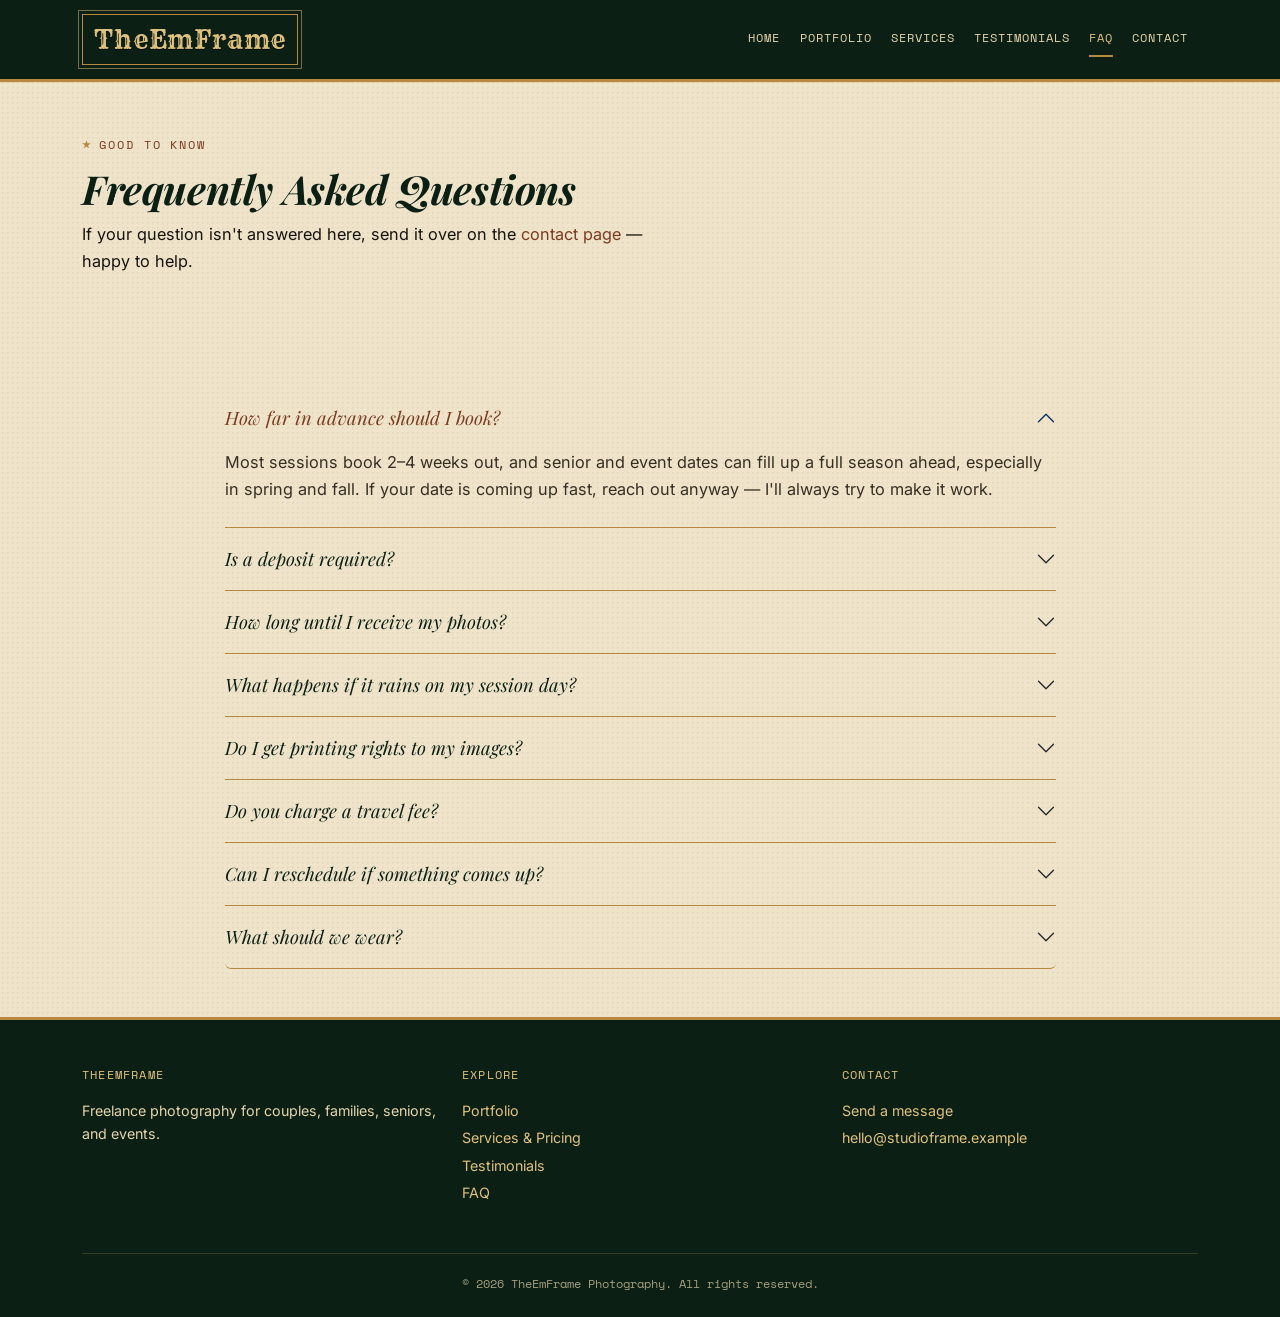
<file: faq.html>
<!DOCTYPE html>
<html lang="en">
<head>
<meta charset="UTF-8">
<meta name="viewport" content="width=device-width, initial-scale=1.0">
<title>FAQ | TheEmFrame Photography</title>
<meta name="description" content="Answers to common questions about booking, sessions, turnaround time, and pricing.">

<link rel="preconnect" href="https://fonts.googleapis.com">
<link href="https://fonts.googleapis.com/css2?family=Rye&family=Playfair+Display:ital,wght@0,600;0,700;1,600;1,700&family=Inter:wght@400;500;600&family=Space+Mono:wght@400;700&display=swap" rel="stylesheet">
<link href="https://cdn.jsdelivr.net/npm/bootstrap@5.3.3/dist/css/bootstrap.min.css" rel="stylesheet">
<link href="https://cdn.jsdelivr.net/npm/bootstrap-icons@1.11.3/font/bootstrap-icons.css" rel="stylesheet">
<link rel="stylesheet" href="css/style.css">
</head>
<body>

<div id="site-header"></div>

<header class="section-tight">
  <div class="container">
    <span class="eyebrow">Good to Know</span>
    <h1 class="mt-2 mb-2">Frequently Asked Questions</h1>
    <p class="max-w-prose">If your question isn't answered here, send it over on the <a href="contact.html">contact page</a> — happy to help.</p>
  </div>
</header>

<section class="section-tight">
  <div class="container">
    <div class="row justify-content-center">
      <div class="col-lg-9">
        <div class="accordion" id="faqAccordion">

          <div class="accordion-item">
            <h2 class="accordion-header">
              <button class="accordion-button" type="button" data-bs-toggle="collapse" data-bs-target="#faq1">
                How far in advance should I book?
              </button>
            </h2>
            <div id="faq1" class="accordion-collapse collapse show" data-bs-parent="#faqAccordion">
              <div class="accordion-body">Most sessions book 2–4 weeks out, and senior and event dates can fill up a full season ahead, especially in spring and fall. If your date is coming up fast, reach out anyway — I'll always try to make it work.</div>
            </div>
          </div>

          <div class="accordion-item">
            <h2 class="accordion-header">
              <button class="accordion-button collapsed" type="button" data-bs-toggle="collapse" data-bs-target="#faq2">
                Is a deposit required?
              </button>
            </h2>
            <div id="faq2" class="accordion-collapse collapse" data-bs-parent="#faqAccordion">
              <div class="accordion-body">Yes — a non-refundable deposit of 25% of your package price secures your date. The remaining balance is due on the day of your session, before the shoot begins.</div>
            </div>
          </div>

          <div class="accordion-item">
            <h2 class="accordion-header">
              <button class="accordion-button collapsed" type="button" data-bs-toggle="collapse" data-bs-target="#faq3">
                How long until I receive my photos?
              </button>
            </h2>
            <div id="faq3" class="accordion-collapse collapse" data-bs-parent="#faqAccordion">
              <div class="accordion-body">Standard turnaround is 2–3 weeks for portrait, couple, family, and senior sessions. Event galleries typically take 3–4 weeks depending on the number of images captured. A handful of sneak-peek images usually go out within 48 hours.</div>
            </div>
          </div>

          <div class="accordion-item">
            <h2 class="accordion-header">
              <button class="accordion-button collapsed" type="button" data-bs-toggle="collapse" data-bs-target="#faq4">
                What happens if it rains on my session day?
              </button>
            </h2>
            <div id="faq4" class="accordion-collapse collapse" data-bs-parent="#faqAccordion">
              <div class="accordion-body">For outdoor sessions, we'll reschedule at no extra cost if the weather isn't cooperating — no need to worry about losing your deposit. I keep an eye on the forecast and will reach out 24–48 hours ahead if it looks iffy.</div>
            </div>
          </div>

          <div class="accordion-item">
            <h2 class="accordion-header">
              <button class="accordion-button collapsed" type="button" data-bs-toggle="collapse" data-bs-target="#faq5">
                Do I get printing rights to my images?
              </button>
            </h2>
            <div id="faq5" class="accordion-collapse collapse" data-bs-parent="#faqAccordion">
              <div class="accordion-body">Every package includes a personal print release, so you're free to print your images anywhere you'd like — home printer, drugstore kiosk, or a professional print lab. Commercial or resale use requires a separate license.</div>
            </div>
          </div>

          <div class="accordion-item">
            <h2 class="accordion-header">
              <button class="accordion-button collapsed" type="button" data-bs-toggle="collapse" data-bs-target="#faq6">
                Do you charge a travel fee?
              </button>
            </h2>
            <div id="faq6" class="accordion-collapse collapse" data-bs-parent="#faqAccordion">
              <div class="accordion-body">Sessions within 20 miles of Queen Creek are included in every package price. Beyond that, a small mileage fee applies and I'll always quote it upfront before you book.</div>
            </div>
          </div>

          <div class="accordion-item">
            <h2 class="accordion-header">
              <button class="accordion-button collapsed" type="button" data-bs-toggle="collapse" data-bs-target="#faq7">
                Can I reschedule if something comes up?
              </button>
            </h2>
            <div id="faq7" class="accordion-collapse collapse" data-bs-parent="#faqAccordion">
              <div class="accordion-body">Life happens — one free reschedule is included with every booking as long as you give at least 48 hours' notice. Same-day cancellations may forfeit the deposit.</div>
            </div>
          </div>

          <div class="accordion-item">
            <h2 class="accordion-header">
              <button class="accordion-button collapsed" type="button" data-bs-toggle="collapse" data-bs-target="#faq8">
                What should we wear?
              </button>
            </h2>
            <div id="faq8" class="accordion-collapse collapse" data-bs-parent="#faqAccordion">
              <div class="accordion-body">Once you book, I'll send over a short styling guide with color palettes and outfit-coordination tips tailored to your session type and location.</div>
            </div>
          </div>

        </div>
      </div>
    </div>
  </div>
</section>

<div id="site-footer"></div>

<script src="https://cdn.jsdelivr.net/npm/bootstrap@5.3.3/dist/js/bootstrap.bundle.min.js"></script>
<script src="js/data.js"></script>
<script src="js/partials.js"></script>
<script src="js/script.js"></script>
</body>
</html>
</file>
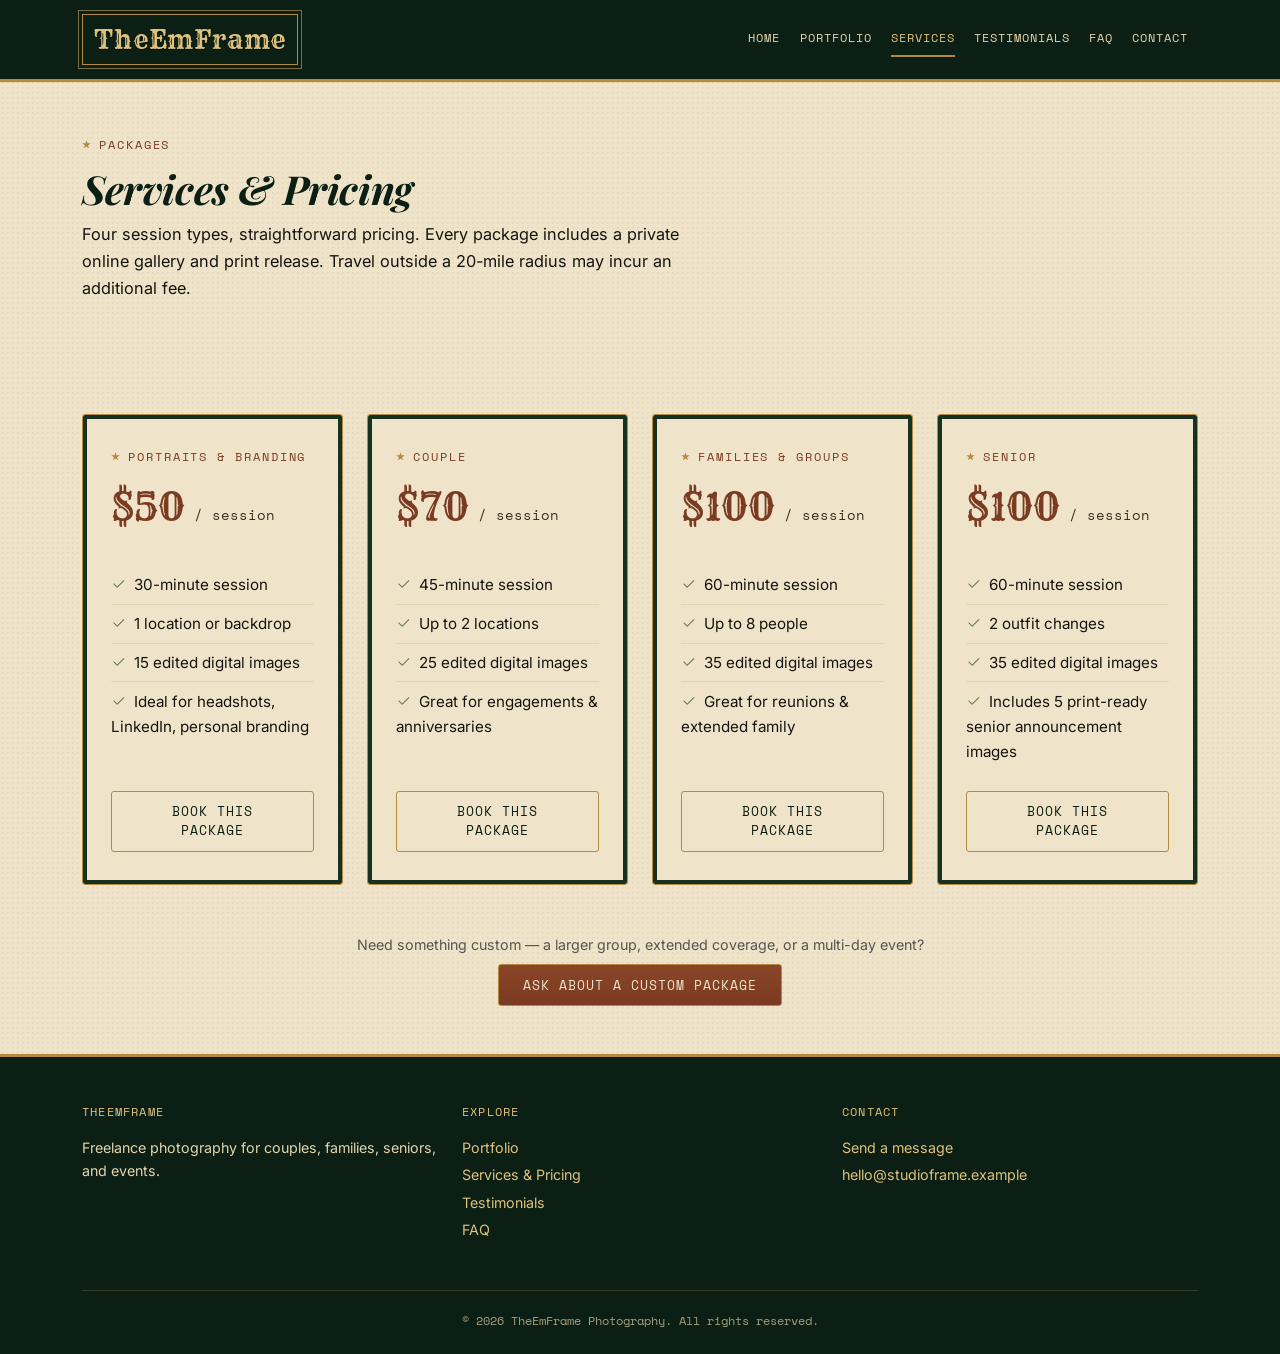
<file: services.html>
<!DOCTYPE html>
<html lang="en">
<head>
<meta charset="UTF-8">
<meta name="viewport" content="width=device-width, initial-scale=1.0">
<title>Services & Pricing | TheEmFrame Photography</title>
<meta name="description" content="Photography packages for portraits & branding, couples, families & groups, and seniors.">

<link rel="preconnect" href="https://fonts.googleapis.com">
<link href="https://fonts.googleapis.com/css2?family=Rye&family=Playfair+Display:ital,wght@0,600;0,700;1,600;1,700&family=Inter:wght@400;500;600&family=Space+Mono:wght@400;700&display=swap" rel="stylesheet">
<link href="https://cdn.jsdelivr.net/npm/bootstrap@5.3.3/dist/css/bootstrap.min.css" rel="stylesheet">
<link href="https://cdn.jsdelivr.net/npm/bootstrap-icons@1.11.3/font/bootstrap-icons.css" rel="stylesheet">
<link rel="stylesheet" href="css/style.css">
</head>
<body>

<div id="site-header"></div>

<header class="section-tight">
  <div class="container">
    <span class="eyebrow">Packages</span>
    <h1 class="mt-2 mb-2">Services & Pricing</h1>
    <p class="max-w-prose">Four session types, straightforward pricing. Every package includes a private online gallery and print release. Travel outside a 20-mile radius may incur an additional fee.</p>
  </div>
</header>

<section class="section-tight">
  <div class="container">
    <div class="row g-4">

      <div class="col-md-6 col-lg-3 reveal">
        <div class="price-card d-flex flex-column">
          <span class="eyebrow">Portraits & Branding</span>
          <div class="price">$50 <span>/ session</span></div>
          <ul>
            <li><i class="bi bi-check2"></i>30-minute session</li>
            <li><i class="bi bi-check2"></i>1 location or backdrop</li>
            <li><i class="bi bi-check2"></i>15 edited digital images</li>
            <li><i class="bi bi-check2"></i>Ideal for headshots, LinkedIn, personal branding</li>
          </ul>
          <a href="contact.html?package=portraits" class="btn btn-outline-ink mt-auto">Book This Package</a>
        </div>
      </div>

      <div class="col-md-6 col-lg-3 reveal">
        <div class="price-card d-flex flex-column">
          <span class="eyebrow">Couple</span>
          <div class="price">$70 <span>/ session</span></div>
          <ul>
            <li><i class="bi bi-check2"></i>45-minute session</li>
            <li><i class="bi bi-check2"></i>Up to 2 locations</li>
            <li><i class="bi bi-check2"></i>25 edited digital images</li>
            <li><i class="bi bi-check2"></i>Great for engagements & anniversaries</li>
          </ul>
          <a href="contact.html?package=couples" class="btn btn-outline-ink mt-auto">Book This Package</a>
        </div>
      </div>

      <div class="col-md-6 col-lg-3 reveal">
        <div class="price-card d-flex flex-column">
          <span class="eyebrow">Families & Groups</span>
          <div class="price">$100 <span>/ session</span></div>
          <ul>
            <li><i class="bi bi-check2"></i>60-minute session</li>
            <li><i class="bi bi-check2"></i>Up to 8 people</li>
            <li><i class="bi bi-check2"></i>35 edited digital images</li>
            <li><i class="bi bi-check2"></i>Great for reunions & extended family</li>
          </ul>
          <a href="contact.html?package=families" class="btn btn-outline-ink mt-auto">Book This Package</a>
        </div>
      </div>

      <div class="col-md-6 col-lg-3 reveal">
        <div class="price-card d-flex flex-column">
          <span class="eyebrow">Senior</span>
          <div class="price">$100 <span>/ session</span></div>
          <ul>
            <li><i class="bi bi-check2"></i>60-minute session</li>
            <li><i class="bi bi-check2"></i>2 outfit changes</li>
            <li><i class="bi bi-check2"></i>35 edited digital images</li>
            <li><i class="bi bi-check2"></i>Includes 5 print-ready senior announcement images</li>
          </ul>
          <a href="contact.html?package=seniors" class="btn btn-outline-ink mt-auto">Book This Package</a>
        </div>
      </div>

    </div>

    <div class="text-center mt-5">
      <p class="text-muted small mb-2">Need something custom — a larger group, extended coverage, or a multi-day event?</p>
      <a href="contact.html" class="btn btn-brick">Ask About a Custom Package</a>
    </div>
  </div>
</section>

<div id="site-footer"></div>

<script src="https://cdn.jsdelivr.net/npm/bootstrap@5.3.3/dist/js/bootstrap.bundle.min.js"></script>
<script src="js/data.js"></script>
<script src="js/partials.js"></script>
<script src="js/script.js"></script>
</body>
</html>
</file>
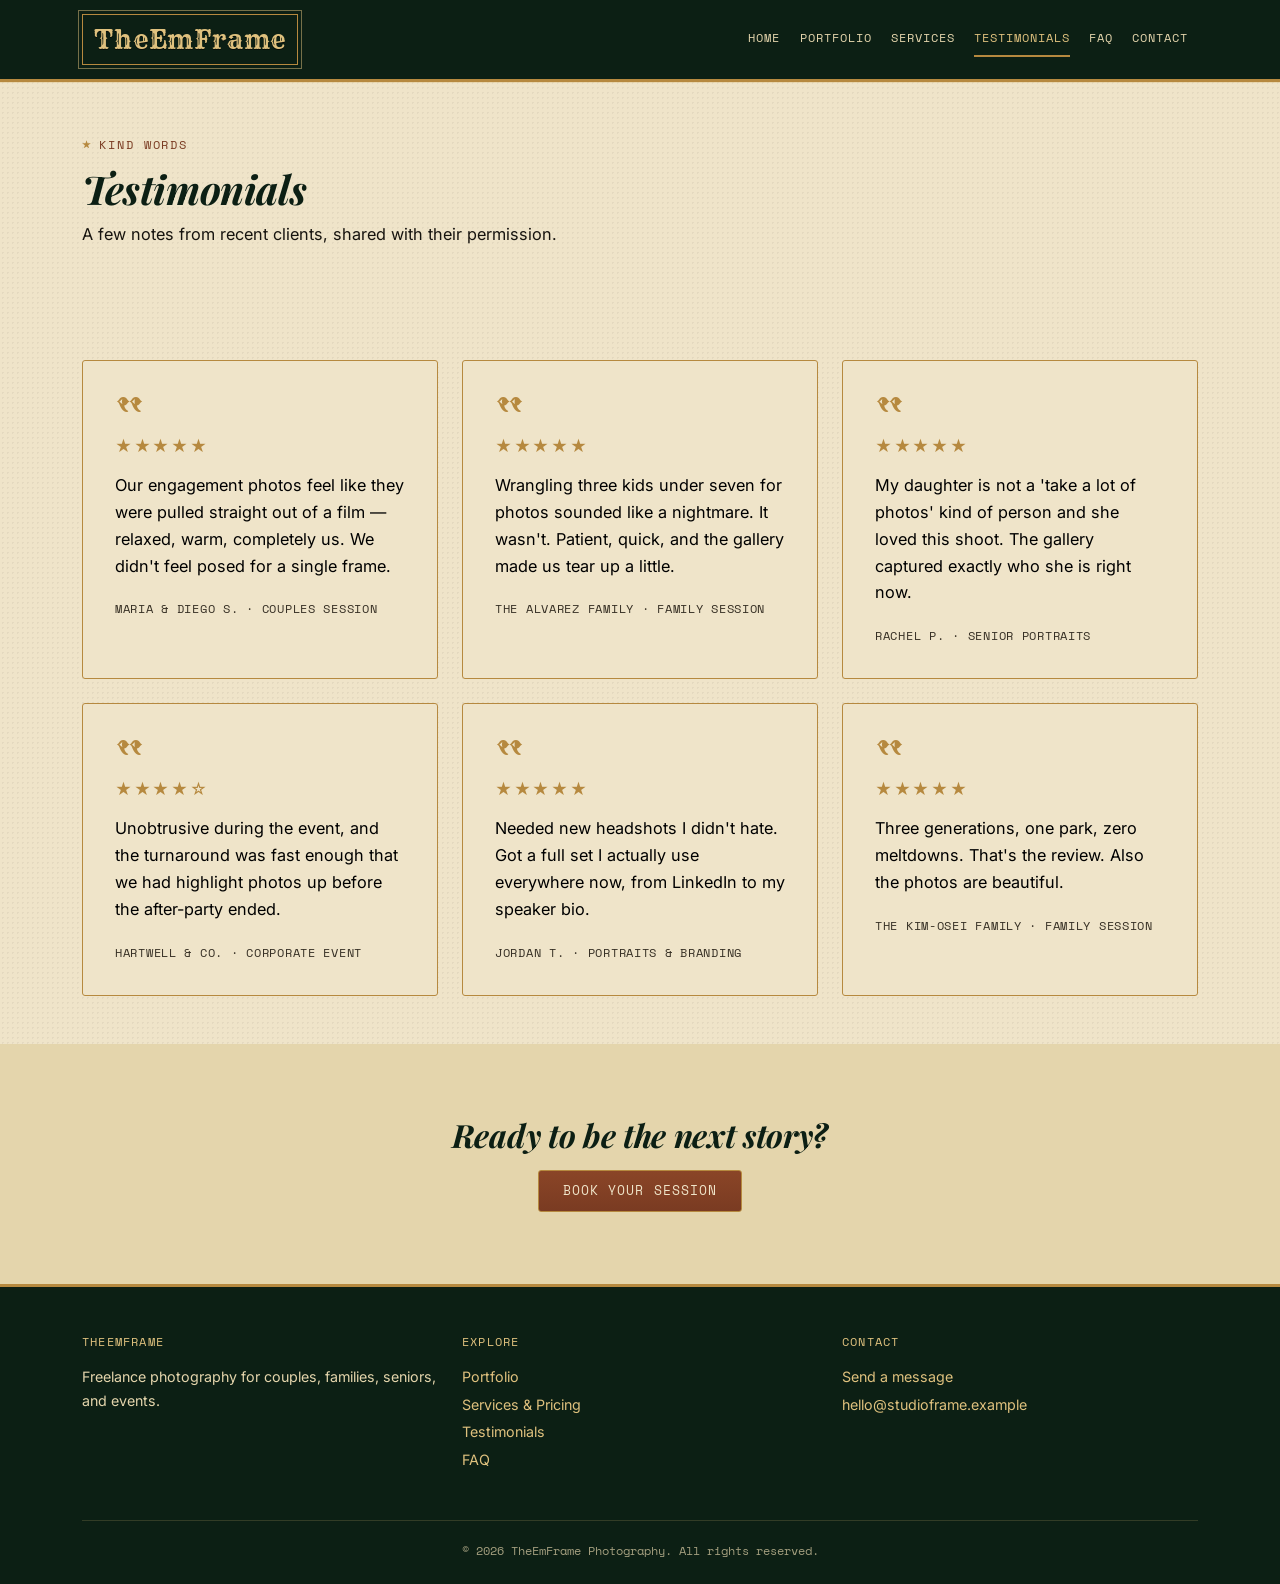
<file: testimonials.html>
<!DOCTYPE html>
<html lang="en">
<head>
<meta charset="UTF-8">
<meta name="viewport" content="width=device-width, initial-scale=1.0">
<title>Testimonials | TheEmFrame Photography</title>
<meta name="description" content="What clients say about their photography sessions.">

<link rel="preconnect" href="https://fonts.googleapis.com">
<link href="https://fonts.googleapis.com/css2?family=Rye&family=Playfair+Display:ital,wght@0,600;0,700;1,600;1,700&family=Inter:wght@400;500;600&family=Space+Mono:wght@400;700&display=swap" rel="stylesheet">
<link href="https://cdn.jsdelivr.net/npm/bootstrap@5.3.3/dist/css/bootstrap.min.css" rel="stylesheet">
<link href="https://cdn.jsdelivr.net/npm/bootstrap-icons@1.11.3/font/bootstrap-icons.css" rel="stylesheet">
<link rel="stylesheet" href="css/style.css">
</head>
<body>

<div id="site-header"></div>

<header class="section-tight">
  <div class="container">
    <span class="eyebrow">Kind Words</span>
    <h1 class="mt-2 mb-2">Testimonials</h1>
    <p class="max-w-prose">A few notes from recent clients, shared with their permission.</p>
  </div>
</header>

<section class="section-tight">
  <div class="container">
    <div class="row g-4" data-testimonials><!-- filled by script.js from js/data.js --></div>
  </div>
</section>

<section class="section text-center section-alt">
  <div class="container">
    <h2 class="mb-3">Ready to be the next story?</h2>
    <a href="contact.html" class="btn btn-brick">Book Your Session</a>
  </div>
</section>

<div id="site-footer"></div>

<script src="https://cdn.jsdelivr.net/npm/bootstrap@5.3.3/dist/js/bootstrap.bundle.min.js"></script>
<script src="js/data.js"></script>
<script src="js/partials.js"></script>
<script src="js/script.js"></script>
</body>
</html>
</file>
<file: css/style.css>
/* ==========================================================================
   TheEmFrame — Photography Portfolio
   Design language: gilded-frame western/rodeo — hunter green, blackened
   lace, antique gold, aged parchment, saddle leather. Built on Bootstrap 5.
   ========================================================================== */

:root {
  /* -- core palette -- */
  --ink: #17140f;            /* near-black, warm */
  --ink-soft: #362f24;       /* soft charcoal-brown for secondary text */
  --green: #16311f;          /* deep hunter green — primary dark surface */
  --green-deep: #0c1f14;     /* near-black green — darkest surface */
  --paper: #efe4c9;          /* aged parchment — light surface / text-on-dark */
  --paper-dim: #e4d5ac;      /* deeper parchment for alt sections */
  --gold: #b6893f;           /* antique gold — primary accent */
  --gold-bright: #dfc17e;    /* brighter gilt highlight */
  --moss: #5b6e4f;           /* secondary green accent */
  --moss-dark: #3d4d33;
  --brick: #7a3b22;          /* saddle leather / rust accent */
  --sand: #cbb98c;           /* muted warm line/border color */

  --font-display: "Rye", "Georgia", serif;              /* western wood-type — used sparingly */
  --font-serif: "Playfair Display", Georgia, serif;      /* elegant gilt-frame serif — headings */
  --font-body: "Inter", -apple-system, sans-serif;
  --font-mono: "Space Mono", monospace;

  --radius: 3px;
}

/* ---- Base ---------------------------------------------------------- */
html { scroll-behavior: smooth; }

body {
  font-family: var(--font-body);
  background-color: var(--paper);
  background-image: radial-gradient(rgba(23,20,15,0.05) 1px, transparent 1px);
  background-size: 5px 5px;
  color: var(--ink);
  font-size: 1.02rem;
  line-height: 1.65;
}

h1, h2, h3, h4, .display-font {
  font-family: var(--font-serif);
  font-weight: 700;
  font-style: italic;
  letter-spacing: -0.01em;
  color: var(--green-deep);
}

.eyebrow {
  font-family: var(--font-mono);
  text-transform: uppercase;
  letter-spacing: 0.16em;
  font-size: 0.75rem;
  color: var(--brick);
  display: inline-flex;
  align-items: center;
}
.eyebrow::before {
  content: "";
  display: inline-block;
  width: 9px;
  height: 9px;
  margin-right: 8px;
  background: var(--gold);
  clip-path: polygon(50% 0%, 61% 35%, 98% 35%, 68% 57%, 79% 91%, 50% 70%, 21% 91%, 32% 57%, 2% 35%, 39% 35%);
  flex: none;
}
.section-ink .eyebrow,
.hero .eyebrow { color: var(--gold-bright); }
.section-ink .eyebrow::before,
.hero .eyebrow::before { background: var(--gold-bright); }

a { color: var(--brick); text-decoration: none; }
a:hover { color: var(--moss-dark); }

::selection { background: var(--gold); color: var(--green-deep); }

@media (prefers-reduced-motion: reduce) {
  * { animation: none !important; transition: none !important; scroll-behavior: auto !important; }
}

/* ---- Lace/crosshatch texture, used on dark surfaces -------------------- */
.hero,
.section-ink {
  background-color: var(--green-deep);
  background-image:
    linear-gradient(160deg, rgba(0,0,0,0.35), transparent 55%),
    repeating-linear-gradient(45deg, rgba(182,137,63,0.055) 0 2px, transparent 2px 15px),
    repeating-linear-gradient(-45deg, rgba(182,137,63,0.055) 0 2px, transparent 2px 15px);
}

/* ---- Navbar --------------------------------------------------------- */
.site-navbar {
  background: var(--green-deep);
  border-bottom: 3px solid var(--gold);
  box-shadow: 0 1px 0 rgba(223,193,126,0.35);
  padding-top: 0.9rem;
  padding-bottom: 0.9rem;
}

.site-navbar .navbar-brand {
  font-family: var(--font-display);
  font-weight: 400;
  font-size: 1.65rem;
  letter-spacing: 0.03em;
  color: var(--gold-bright);
  text-shadow: 0 1px 0 rgba(0,0,0,0.6);
  padding: 0.15rem 0.7rem;
  border: 1px solid var(--gold);
  outline: 1px solid rgba(223,193,126,0.5);
  outline-offset: 3px;
}

.site-navbar .nav-link {
  font-family: var(--font-mono);
  font-size: 0.78rem;
  text-transform: uppercase;
  letter-spacing: 0.08em;
  color: var(--paper-dim);
  margin: 0 0.6rem;
  padding: 0.4rem 0 !important;
  border-bottom: 2px solid transparent;
}

.site-navbar .nav-link:hover,
.site-navbar .nav-link.active {
  color: var(--gold-bright);
  border-bottom-color: var(--gold);
}
.site-navbar .navbar-toggler { border-color: var(--gold); }
.site-navbar .navbar-toggler-icon {
  filter: invert(78%) sepia(28%) saturate(500%) hue-rotate(2deg);
}

/* ---- Buttons ---------------------------------------------------------- */
.btn-brick {
  background: linear-gradient(180deg, #8a4527, var(--brick));
  border: 1px solid var(--gold);
  color: var(--paper);
  font-family: var(--font-mono);
  font-size: 0.8rem;
  text-transform: uppercase;
  letter-spacing: 0.08em;
  padding: 0.65rem 1.5rem;
  border-radius: var(--radius);
}
.btn-brick:hover {
  background: linear-gradient(180deg, var(--green), var(--green-deep));
  border-color: var(--gold-bright);
  color: var(--gold-bright);
}

.btn-outline-ink {
  border: 1px solid var(--gold);
  color: var(--green-deep);
  font-family: var(--font-mono);
  font-size: 0.8rem;
  text-transform: uppercase;
  letter-spacing: 0.08em;
  padding: 0.65rem 1.5rem;
  border-radius: var(--radius);
  background: transparent;
}
.btn-outline-ink:hover {
  background: var(--gold);
  border-color: var(--gold);
  color: var(--green-deep);
}

/* ---- Hero (home page) ------------------------------------------------- */
.hero {
  color: var(--paper);
  padding: 5rem 0 3rem;
  position: relative;
  overflow: hidden;
}

.hero h1 {
  color: var(--paper);
  font-family: var(--font-display);
  font-style: normal;
  font-weight: 400;
  font-size: clamp(2.1rem, 4.6vw, 3.6rem);
  line-height: 1.15;
  max-width: 15ch;
  text-shadow: 0 2px 0 rgba(0,0,0,0.4);
}

.hero p.lead {
  color: var(--paper-dim);
  max-width: 42ch;
  font-size: 1.1rem;
}

.hero-mosaic {
  display: grid;
  grid-template-columns: repeat(6, 1fr);
  grid-template-rows: repeat(2, 1fr);
  gap: 0.6rem;
  height: 100%;
  min-height: 320px;
  padding: 10px;
  background: var(--green-deep);
  box-shadow: 0 0 0 1px var(--gold), 0 0 0 7px var(--green), 0 0 0 8px var(--gold-bright);
}
.hero-mosaic img {
  width: 100%;
  height: 100%;
  object-fit: cover;
  border-radius: 1px;
  filter: sepia(0.28) saturate(1.05) contrast(1.05);
}
.hero-mosaic .tile-a { grid-column: 1 / 4; grid-row: 1 / 3; }
.hero-mosaic .tile-b { grid-column: 4 / 7; grid-row: 1 / 2; }
.hero-mosaic .tile-c { grid-column: 4 / 7; grid-row: 2 / 3; }

/* ---- Section framing --------------------------------------------------- */
.section { padding: 4.5rem 0; }
.section-tight { padding: 3rem 0; }
.section-alt { background: var(--paper-dim); }
.section-ink { color: var(--paper); }
.section-ink h2, .section-ink h3 { color: var(--paper); }

.section-heading { margin-bottom: 2.25rem; }
.section-heading .eyebrow { display: flex; margin-bottom: 0.4rem; }

.hr-thin {
  border: none;
  border-top: 1px solid var(--sand);
  margin: 0;
}

/* ---- Photo card + signature EXIF caption strip ------------------------- */
.photo-card {
  position: relative;
  overflow: hidden;
  background: var(--green-deep);
  border: 1px solid var(--sand);
  border-radius: var(--radius);
  cursor: pointer;
  margin-bottom: 1.5rem;
}
.photo-card img {
  width: 100%;
  display: block;
  aspect-ratio: 4 / 3;
  object-fit: cover;
  transition: transform 0.5s ease;
  filter: sepia(0.12) saturate(1.05);
}
.photo-card:hover img { transform: scale(1.045); }

/* stamp-style dashed inner frame, revealed on hover — nods to the postage/
   rodeo-stamp motif without cluttering the default thumbnail view */
.photo-card::after {
  content: "";
  position: absolute;
  inset: 7px;
  border: 2px dashed rgba(223,193,126,0.75);
  pointer-events: none;
  opacity: 0;
  transition: opacity 0.3s ease;
}
.photo-card:hover::after,
.photo-card:focus-within::after { opacity: 1; }

.exif-strip {
  position: absolute;
  left: 0;
  right: 0;
  bottom: 0;
  padding: 0.5rem 0.75rem;
  background: linear-gradient(to top, rgba(12,31,20,0.85), rgba(12,31,20,0));
  color: var(--paper);
  font-family: var(--font-mono);
  font-size: 0.68rem;
  letter-spacing: 0.06em;
  text-transform: uppercase;
  display: flex;
  justify-content: space-between;
  opacity: 0;
  transform: translateY(6px);
  transition: opacity 0.25s ease, transform 0.25s ease;
}
.photo-card:hover .exif-strip,
.photo-card:focus-within .exif-strip {
  opacity: 1;
  transform: translateY(0);
}
.exif-strip .exif-cat { color: var(--gold-bright); }

/* ---- Filter pills (portfolio page) -------------------------------------- */
.filter-bar {
  display: flex;
  flex-wrap: wrap;
  gap: 0.5rem;
  margin-bottom: 2.5rem;
}
.filter-pill {
  font-family: var(--font-mono);
  font-size: 0.75rem;
  text-transform: uppercase;
  letter-spacing: 0.06em;
  padding: 0.5rem 1.1rem;
  border: 1px solid var(--gold);
  border-radius: 50px;
  background: transparent;
  color: var(--green-deep);
  transition: background 0.2s ease, color 0.2s ease;
}
.filter-pill.active,
.filter-pill:hover {
  background: var(--green-deep);
  color: var(--gold-bright);
  border-color: var(--green-deep);
}

/* ---- Service / pricing cards -------------------------------------------- */
.price-card {
  background: var(--paper);
  border: 1px solid var(--gold);
  box-shadow: 0 0 0 4px var(--green) inset;
  border-radius: var(--radius);
  padding: 2rem 1.75rem;
  height: 100%;
  transition: border-color 0.2s ease, transform 0.2s ease, box-shadow 0.2s ease;
}
.price-card:hover {
  border-color: var(--brick);
  box-shadow: 0 0 0 4px var(--brick) inset;
  transform: translateY(-4px);
}
.price-card .price {
  font-family: var(--font-display);
  font-weight: 400;
  font-size: 2.4rem;
  color: var(--brick);
  margin: 0.5rem 0;
}
.price-card .price span {
  font-family: var(--font-mono);
  font-size: 0.85rem;
  color: var(--ink-soft);
}
.price-card ul {
  list-style: none;
  padding-left: 0;
  margin: 1.25rem 0;
}
.price-card ul li {
  padding: 0.4rem 0;
  border-top: 1px solid var(--paper-dim);
  font-size: 0.95rem;
}
.price-card ul li:first-child { border-top: none; }
.price-card ul li i { color: var(--moss); margin-right: 0.5rem; }

/* ---- Testimonials -------------------------------------------------------- */
.testimonial-card {
  background: var(--paper);
  border: 1px solid var(--gold);
  border-radius: var(--radius);
  padding: 2rem;
  height: 100%;
}
.section-ink .testimonial-card {
  background: rgba(239,228,201,0.06);
  border-color: rgba(223,193,126,0.4);
}
.section-ink .testimonial-card p,
.section-ink .testimonial-card footer { color: var(--paper) !important; }
.testimonial-card .stars { color: var(--gold); letter-spacing: 0.1em; margin-bottom: 0.75rem; }
.testimonial-card .quote-mark {
  font-family: var(--font-display);
  font-weight: 400;
  font-size: 3rem;
  line-height: 1;
  color: var(--gold);
  display: block;
  margin-bottom: -0.5rem;
}
.testimonial-card footer {
  font-family: var(--font-mono);
  font-size: 0.75rem;
  text-transform: uppercase;
  letter-spacing: 0.06em;
  color: var(--ink-soft);
  margin-top: 1.25rem;
}

/* ---- FAQ accordion -------------------------------------------------------- */
.accordion-item {
  background: transparent;
  border: none;
  border-bottom: 1px solid var(--gold);
}
.accordion-button {
  background: transparent;
  font-family: var(--font-serif);
  font-style: italic;
  font-size: 1.15rem;
  color: var(--green-deep);
  padding: 1.25rem 0;
  box-shadow: none !important;
}
.accordion-button:not(.collapsed) { color: var(--brick); background: transparent; }
.accordion-button::after { filter: none; }
.accordion-body { padding: 0 0 1.5rem; color: var(--ink-soft); }

/* ---- Forms --------------------------------------------------------------- */
.form-control, .form-select {
  border-radius: var(--radius);
  border: 1px solid var(--sand);
  padding: 0.7rem 0.9rem;
  background: var(--paper);
}
.form-control:focus, .form-select:focus {
  border-color: var(--gold);
  box-shadow: 0 0 0 0.2rem rgba(182, 137, 63, 0.2);
}
label.form-label {
  font-family: var(--font-mono);
  font-size: 0.75rem;
  text-transform: uppercase;
  letter-spacing: 0.06em;
  color: var(--ink-soft);
}

/* ---- Footer --------------------------------------------------------------- */
.site-footer {
  background: var(--green-deep);
  color: var(--paper-dim);
  border-top: 3px solid var(--gold);
  padding: 3rem 0 1.5rem;
}
.site-footer a { color: var(--gold-bright); }
.site-footer a:hover { color: var(--paper); }
.site-footer h6 {
  font-family: var(--font-mono);
  text-transform: uppercase;
  font-size: 0.75rem;
  letter-spacing: 0.1em;
  color: var(--gold-bright);
  margin-bottom: 1rem;
}
.footer-bottom {
  border-top: 1px solid rgba(223,193,126,0.25);
  margin-top: 2rem;
  padding-top: 1.25rem;
  font-family: var(--font-mono);
  font-size: 0.72rem;
  color: var(--paper-dim);
  opacity: 0.7;
}

/* ---- Reveal-on-scroll ------------------------------------------------------ */
.reveal {
  opacity: 0;
  transform: translateY(18px);
  transition: opacity 0.6s ease, transform 0.6s ease;
}
.reveal.is-visible {
  opacity: 1;
  transform: translateY(0);
}

/* ---- Lightbox modal -------------------------------------------------------- */
.lightbox-modal .modal-content {
  background: var(--green-deep);
  border: 1px solid var(--gold);
  border-radius: var(--radius);
}
.lightbox-modal img { width: 100%; border-radius: 1px; }
.lightbox-modal .modal-body { padding: 0.75rem; }
.lightbox-modal .lightbox-caption {
  font-family: var(--font-mono);
  font-size: 0.75rem;
  color: var(--gold-bright);
  text-transform: uppercase;
  letter-spacing: 0.06em;
  padding: 0.75rem 0.25rem 0.25rem;
}
.lightbox-modal .btn-close { filter: invert(78%) sepia(28%) saturate(500%) hue-rotate(2deg); }

/* ---- Admin page ------------------------------------------------------------ */
.admin-gate {
  min-height: 70vh;
  display: flex;
  align-items: center;
  justify-content: center;
}
.admin-gate-card {
  max-width: 420px;
  width: 100%;
  padding: 2.5rem;
  border: 1px solid var(--gold);
  border-radius: var(--radius);
  background: var(--paper);
}
.upload-thumb {
  position: relative;
  border-radius: var(--radius);
  overflow: hidden;
  aspect-ratio: 4/3;
}
.upload-thumb img { width: 100%; height: 100%; object-fit: cover; }
.upload-thumb .remove-btn {
  position: absolute;
  top: 0.4rem;
  right: 0.4rem;
  background: rgba(12,31,20,0.85);
  color: var(--paper);
  border: none;
  border-radius: 50%;
  width: 26px;
  height: 26px;
  font-size: 0.8rem;
  line-height: 1;
}
.admin-warning {
  border-left: 3px solid var(--brick);
  background: var(--paper-dim);
  padding: 1rem 1.25rem;
  font-size: 0.9rem;
}

/* ---- Utility -------------------------------------------------------------- */
.text-brick { color: var(--brick) !important; }
.text-moss { color: var(--moss) !important; }
.bg-sand { background: var(--sand) !important; }
.max-w-prose { max-width: 60ch; }
</file>
